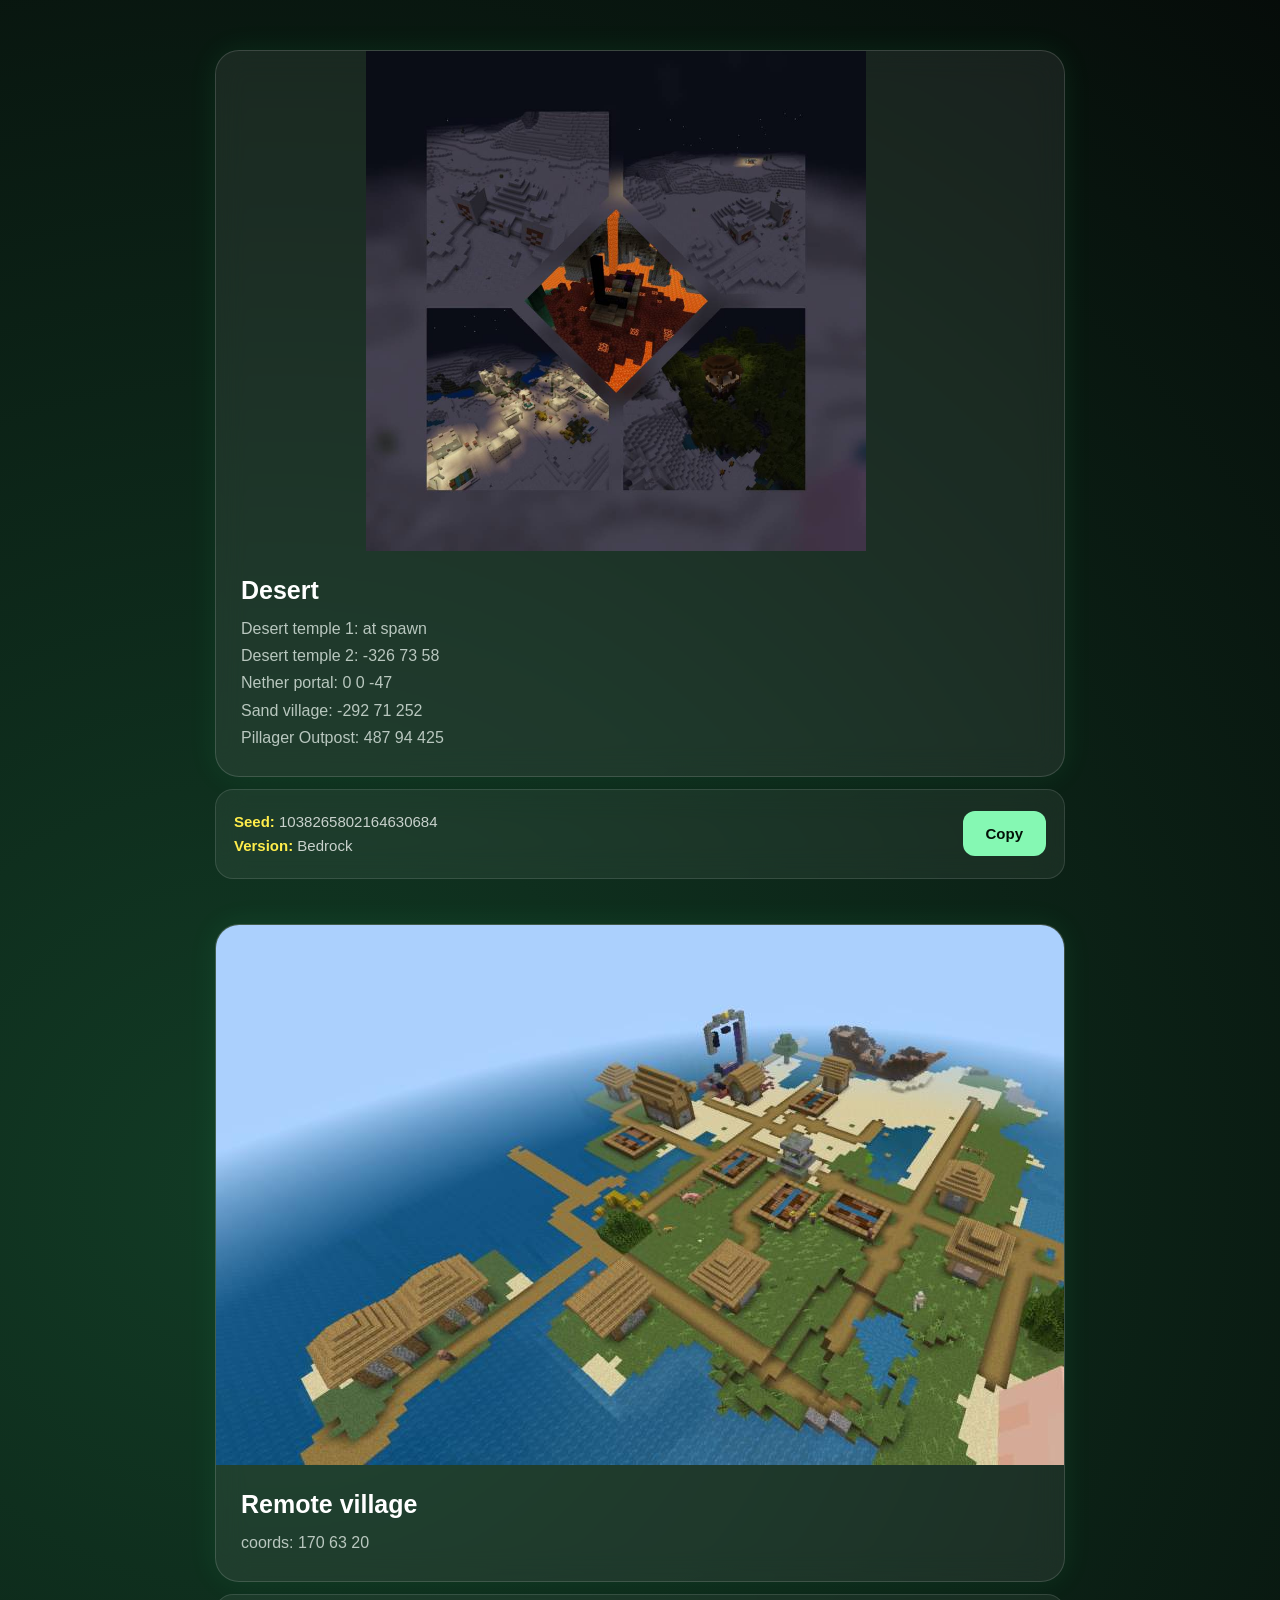
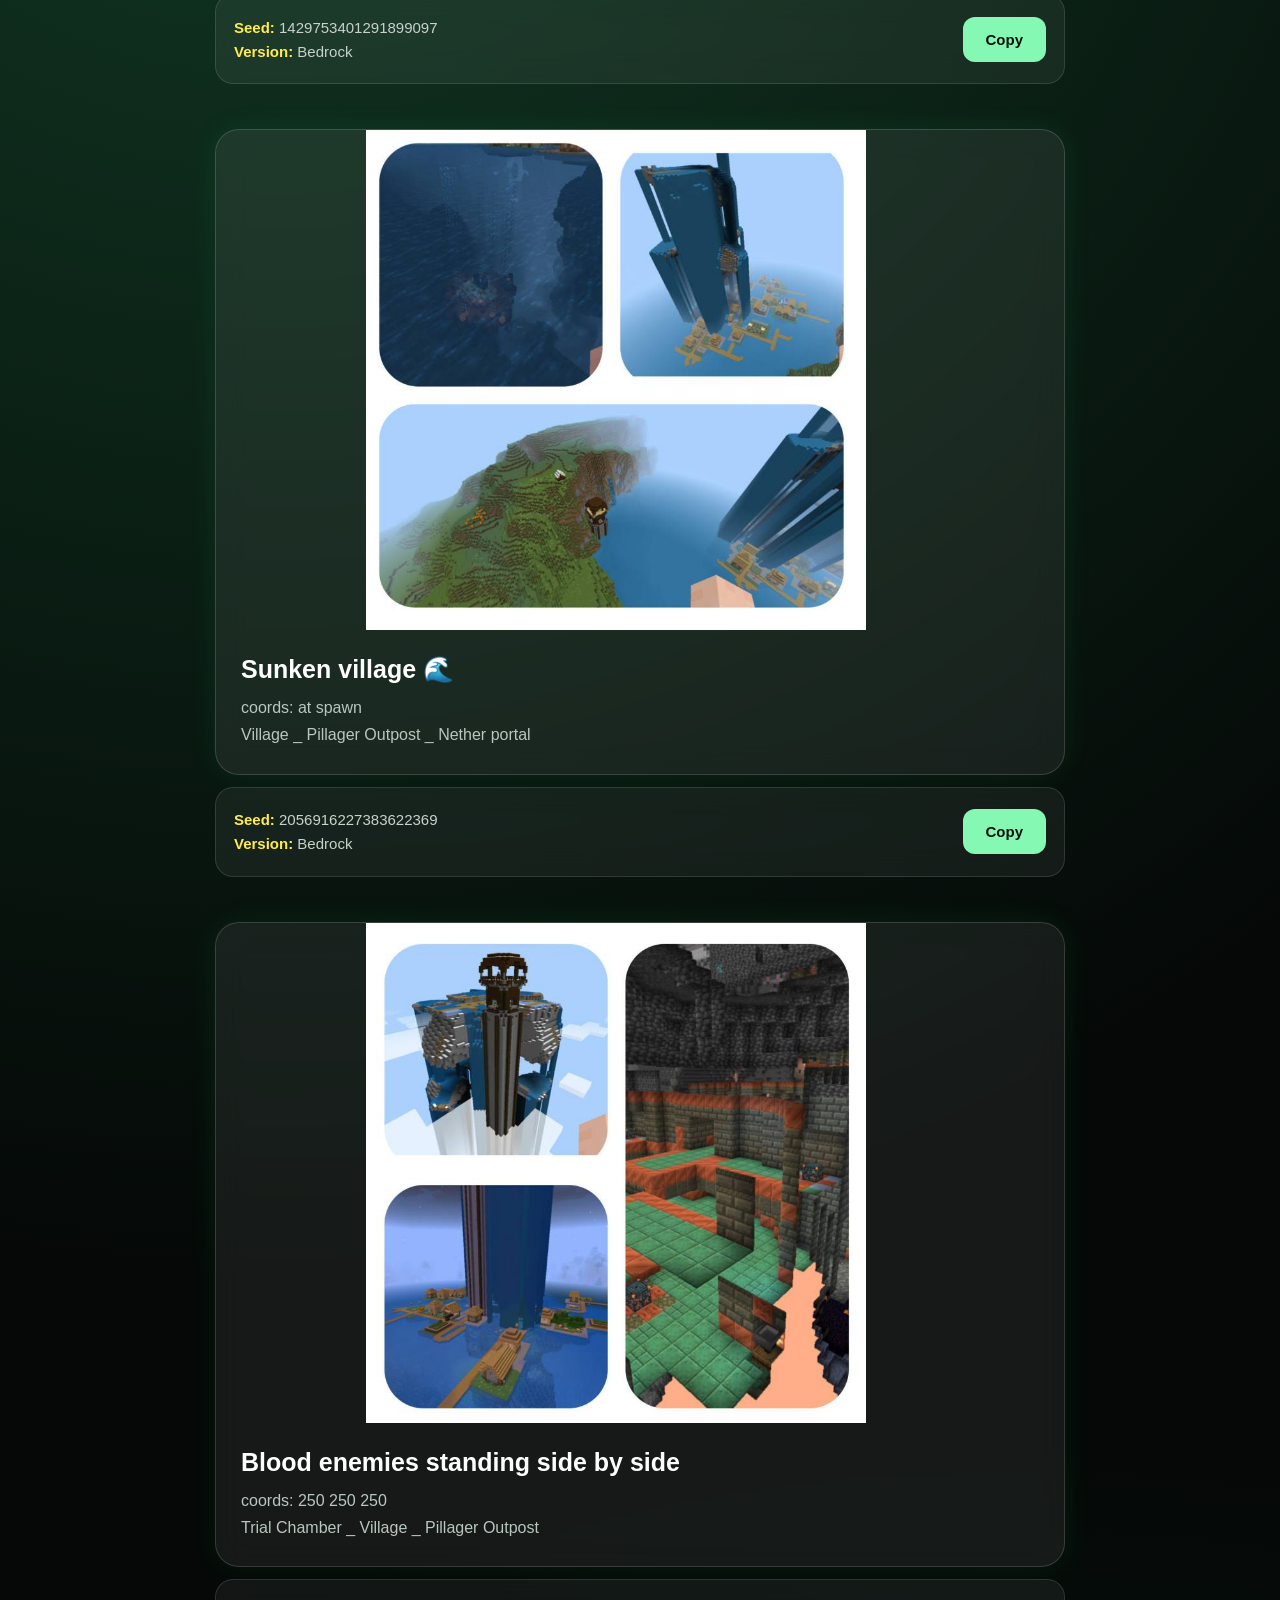
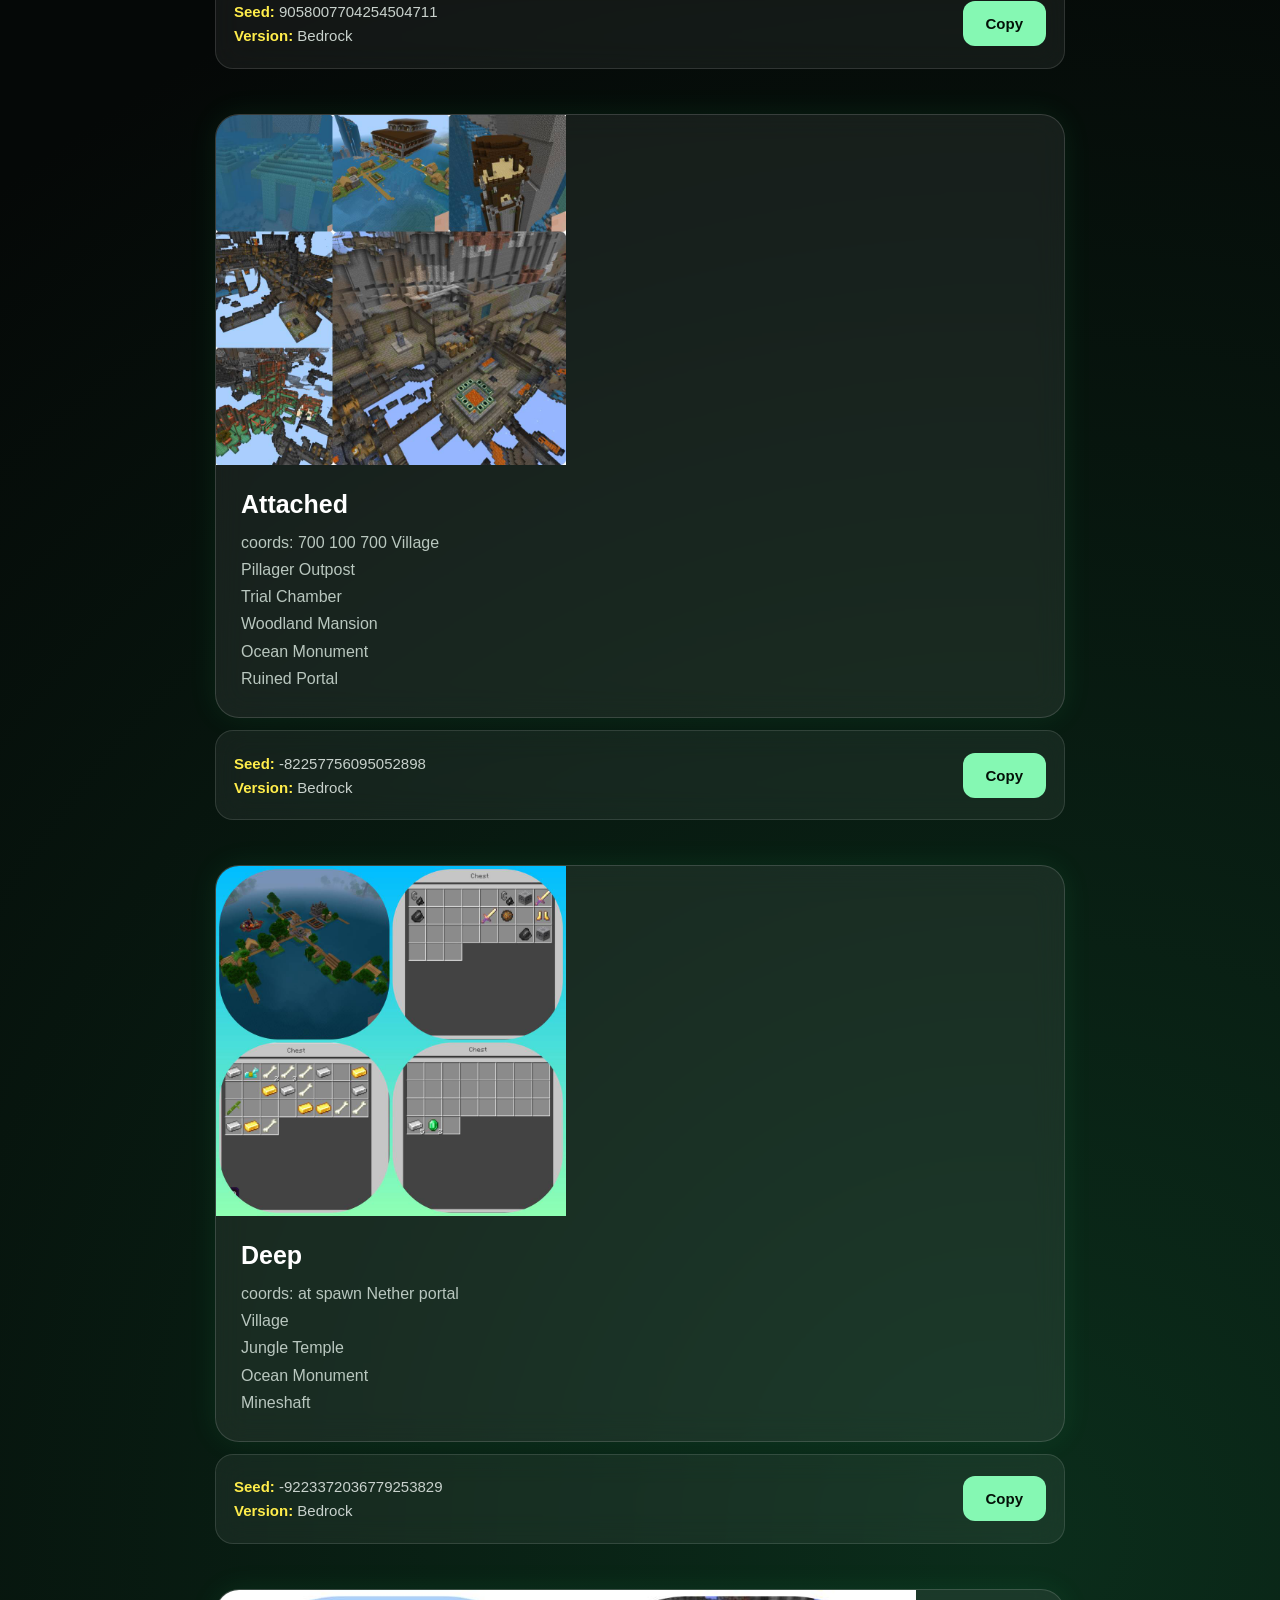
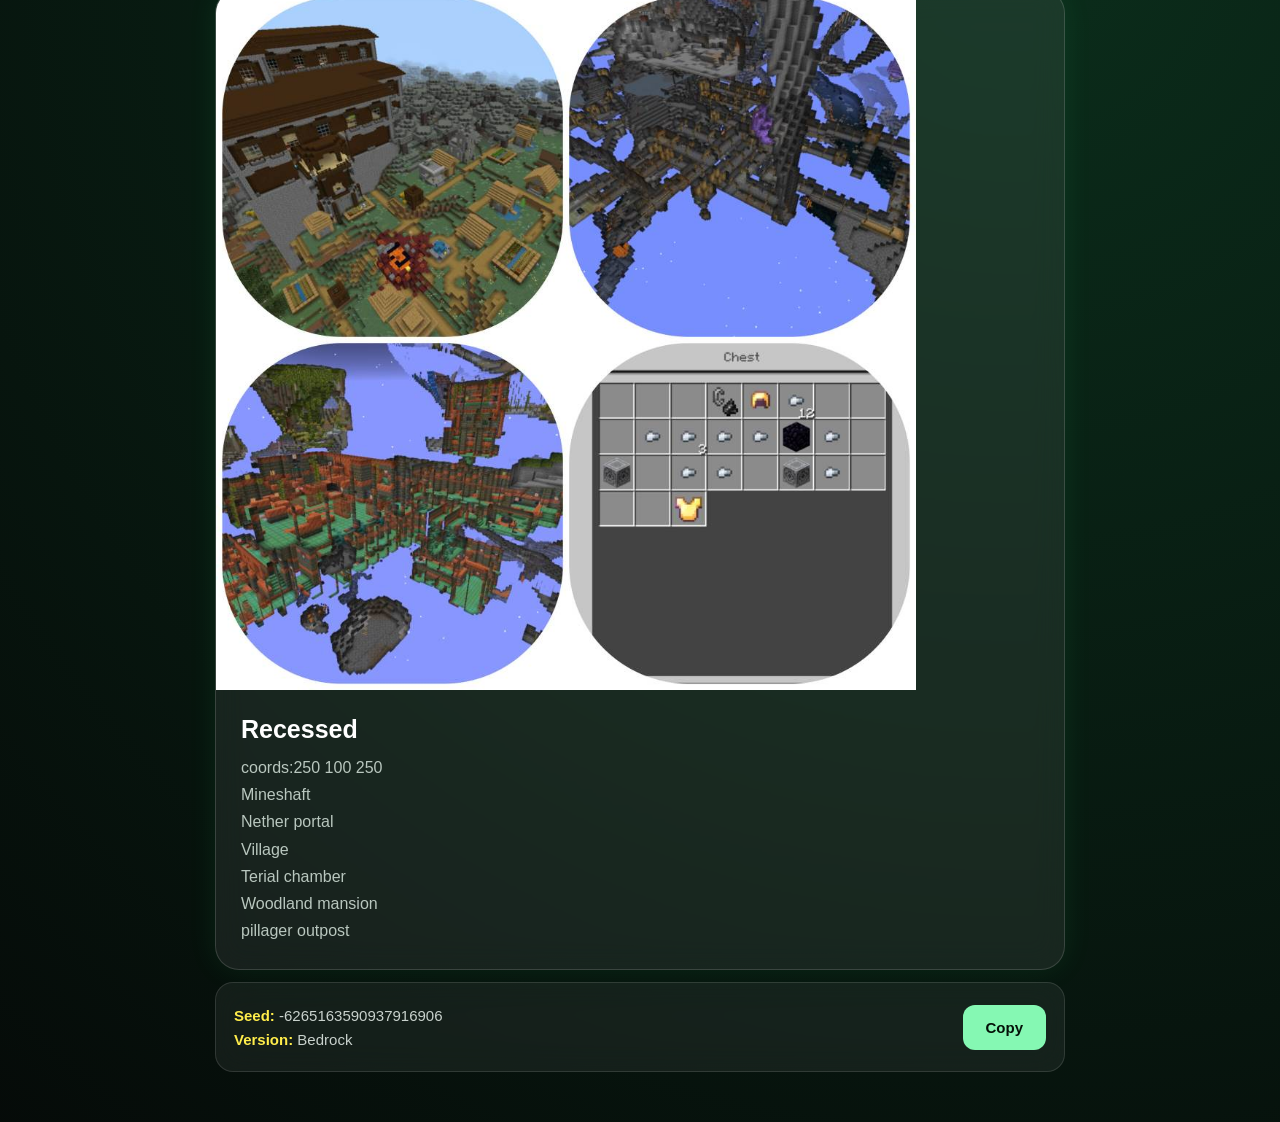
<file: index.html>
<!doctype html>
<html lang="en">
  <head>
    <meta charset="UTF-8" />
    <meta name="viewport" content="width=device-width, initial-scale=1.0" />

    <title>Minecraft Seeds</title>

    <link rel="stylesheet" href="style.css" />
  </head>

  <body>
    <main class="seeds-container">
      <!-- ==================== SEED 1 ==================== -->

      <section class="seed-item">
        <div class="seed-card">
          <!-- IMAGE -->
          <img
            src="images/Desert.jpg"
            alt="Desert temple"
            style="width: 800px; height: 500px"
          />

          <!-- DESCRIPTION -->
          <div class="seed-description">
            <h2>Desert</h2>

            <p>
              Desert temple 1: at spawn<br />
              Desert temple 2: -326 73 58<br />
              Nether portal: 0 0 -47<br />
              Sand village: -292 71 252<br />
              Pillager Outpost: 487 94 425
            </p>
          </div>
        </div>

        <div class="seed-info">
          <div class="seed-details">
            <p>
              <span>Seed:</span>
              1038265802164630684
            </p>

            <p>
              <span>Version:</span>
              Bedrock
            </p>
          </div>

          <button class="copy-btn" data-seed="1038265802164630684">Copy</button>
        </div>
      </section>

      <!-- ==================== SEED 2 ==================== -->

      <section class="seed-item">
        <div class="seed-card">
          <img src="images/village.jpg" alt="Village" />

          <div class="seed-description">
            <h2>Remote village</h2>

            <p>coords: 170 63 20</p>
          </div>
        </div>

        <div class="seed-info">
          <div class="seed-details">
            <p>
              <span>Seed:</span>
              1429753401291899097
            </p>

            <p>
              <span>Version:</span>
              Bedrock
            </p>
          </div>

          <button class="copy-btn" data-seed="1429753401291899097">Copy</button>
        </div>
      </section>

      <!-- ==================== SEED 3 ==================== -->

      <section class="seed-item">
        <div class="seed-card">
          <img
            src="images/village-water.jpg"
            alt="Village"
            style="width: 800px; height: 500px"
          />

          <div class="seed-description">
            <h2>Sunken village 🌊</h2>

            <p>
              coords: at spawn<br />
              Village _ Pillager Outpost _ Nether portal
            </p>
          </div>
        </div>

        <div class="seed-info">
          <div class="seed-details">
            <p>
              <span>Seed:</span>
              2056916227383622369
            </p>

            <p>
              <span>Version:</span>
              Bedrock
            </p>
          </div>

          <button class="copy-btn" data-seed="2056916227383622369">Copy</button>
        </div>
      </section>

      <!-- ==================== SEED 4 ==================== -->

      <section class="seed-item">
        <div class="seed-card">
          <img
            src="images/pillage.jpg"
            alt="tall tower"
            style="width: 800px; height: 500px"
          />

          <div class="seed-description">
            <h2>Blood enemies standing side by side</h2>

            <p>
              coords: 250 250 250<br />
              Trial Chamber _ Village _ Pillager Outpost
            </p>
          </div>
        </div>

        <div class="seed-info">
          <div class="seed-details">
            <p>
              <span>Seed:</span>
              9058007704254504711
            </p>

            <p>
              <span>Version:</span>
              Bedrock
            </p>
          </div>

          <button class="copy-btn" data-seed="9058007704254504711">Copy</button>
        </div>
      </section>

      <!-- ==================== SEED 5 ==================== -->

      <section class="seed-item">
        <div class="seed-card">
          <img src="images/Attached.jpg" alt="Attached" style="height: 350px" />

          <div class="seed-description">
            <h2>Attached</h2>

            <p>
              coords: 700 100 700 Village<br />
              Pillager Outpost<br />
              Trial Chamber<br />
              Woodland Mansion<br />
              Ocean Monument<br />
              Ruined Portal
            </p>
          </div>
        </div>

        <div class="seed-info">
          <div class="seed-details">
            <p>
              <span>Seed:</span>
              -82257756095052898
            </p>

            <p>
              <span>Version:</span>
              Bedrock
            </p>
          </div>

          <button class="copy-btn" data-seed="YOUR SEED">Copy</button>
        </div>
      </section>

      <!-- ==================== SEED 6 ==================== -->

      <section class="seed-item">
        <div class="seed-card">
          <img
            src="images/Deep village.jpg"
            alt="Deep village"
            style="height: 350px"
          />
          <div class="seed-description">
            <h2>Deep</h2>

            <p>
              coords: at spawn Nether portal<br />
              Village<br />
              Jungle Temple<br />
              Ocean Monument<br />
              Mineshaft
            </p>
          </div>
        </div>

        <div class="seed-info">
          <div class="seed-details">
            <p>
              <span>Seed:</span>
              -9223372036779253829
            </p>

            <p>
              <span>Version:</span>
              Bedrock
            </p>
          </div>

          <button class="copy-btn" data-seed="YOUR SEED">Copy</button>
        </div>
      </section>

      <!-- ==================== SEED 7 ==================== -->

      <section class="seed-item">
        <div class="seed-card">
          <img src="images/Recessed.jpg" alt="Recessed" style="height: 700px" />

          <div class="seed-description">
            <h2>Recessed</h2>

            <p>
              coords:250 100 250<br />
              Mineshaft<br />
              Nether portal<br />
              Village<br />
              Terial chamber<br />
              Woodland mansion<br />
              pillager outpost
            </p>
          </div>
        </div>

        <div class="seed-info">
          <div class="seed-details">
            <p>
              <span>Seed:</span>
              -6265163590937916906
            </p>

            <p>
              <span>Version:</span>
              Bedrock
            </p>
          </div>

          <button class="copy-btn" data-seed="YOUR SEED">Copy</button>
        </div>
      </section>
    </main>

    <!-- Copy Message -->

    <div class="copy-message">Seed copied!</div>

    <script src="script.js"></script>
  </body>
</html>
</file>
<file: style.css>
* {
  margin: 0;
  padding: 0;
  box-sizing: border-box;
}

/* Body */

body {
  min-height: 100vh;

  font-family: Arial, sans-serif;

  background:
    radial-gradient(circle at 20% 20%, #123b25 0%, transparent 35%),
    radial-gradient(circle at 80% 80%, #0b2d1b 0%, transparent 35%), #050807;

  color: white;

  padding: 50px 20px;
}

/* Main container */

.seeds-container {
  width: 100%;
  max-width: 850px;

  margin: auto;

  display: flex;
  flex-direction: column;

  gap: 45px;
}

/* Each seed */

.seed-item {
  width: 100%;
}

/* Glass card */

.seed-card {
  width: 100%;

  overflow: hidden;

  background: rgba(255, 255, 255, 0.07);

  border: 1px solid rgba(255, 255, 255, 0.15);

  border-radius: 24px;

  backdrop-filter: blur(15px);
  -webkit-backdrop-filter: blur(15px);

  box-shadow: 0 0 30px rgba(55, 255, 130, 0.08);

  transition: 0.3s ease;
}

.seed-card:hover {
  transform: translateY(-5px);

  box-shadow: 0 0 40px rgba(55, 255, 130, 0.18);
}

/* Image */
/*
  Image size is controlled
  inside HTML for each image.
*/

.seed-card img {
  object-fit: contain;

  display: block;
}

/* Description */

.seed-description {
  padding: 25px;
}

.seed-description h2 {
  font-size: 25px;

  margin-bottom: 10px;

  color: #ffffff;
}

.seed-description p {
  color: #b9c7bf;

  font-size: 16px;

  line-height: 1.7;
}

/* Seed information */

.seed-info {
  margin-top: 12px;

  width: 100%;

  min-height: 90px;

  display: flex;

  align-items: center;

  justify-content: space-between;

  gap: 15px;

  padding: 15px 18px;

  background: rgba(255, 255, 255, 0.06);

  border: 1px solid rgba(255, 255, 255, 0.12);

  border-radius: 18px;

  backdrop-filter: blur(15px);
  -webkit-backdrop-filter: blur(15px);
}

/* Seed + Version */

.seed-details {
  display: flex;

  flex-direction: column;

  gap: 7px;
}

.seed-details p {
  color: #c9d2cd;

  font-size: 15px;
}

.seed-details span {
  color: #ffed4b;

  font-weight: bold;
}

/* Copy button */

.copy-btn {
  border: none;

  outline: none;

  padding: 14px 23px;

  border-radius: 12px;

  background: #85f8b3;

  color: #041108;

  font-size: 15px;

  font-weight: bold;

  cursor: pointer;

  transition: 0.25s ease;
}

.copy-btn:hover {
  background: #63f79b;

  transform: scale(1.05);
}

.copy-btn:active {
  transform: scale(0.95);
}

/* Copy message */

.copy-message {
  position: fixed;

  bottom: 25px;

  left: 50%;

  transform: translateX(-50%) translateY(20px);

  padding: 12px 20px;

  background: rgba(20, 30, 24, 0.9);

  border: 1px solid rgba(100, 255, 150, 0.3);

  border-radius: 12px;

  color: #5aeeff;

  opacity: 0;

  pointer-events: none;

  transition: 0.3s ease;

  backdrop-filter: blur(10px);
}

.copy-message.show {
  opacity: 1;

  transform: translateX(-50%) translateY(0);
}

/* Mobile */

@media (max-width: 600px) {
  body {
    padding: 25px 12px;
  }

  .seeds-container {
    gap: 30px;
  }

  .seed-card {
    border-radius: 18px;
  }

  .seed-card img {
    width: 100%;

    object-fit: contain;

    display: block;
  }

  .seed-description {
    padding: 20px;
  }

  .seed-description h2 {
    font-size: 21px;
  }

  .seed-description p {
    font-size: 14px;
  }

  .seed-info {
    min-height: 80px;

    padding: 12px;

    border-radius: 15px;
  }

  .seed-details p {
    font-size: 13px;
  }

  .copy-btn {
    padding: 12px 16px;

    font-size: 13px;
  }
}
</file>
